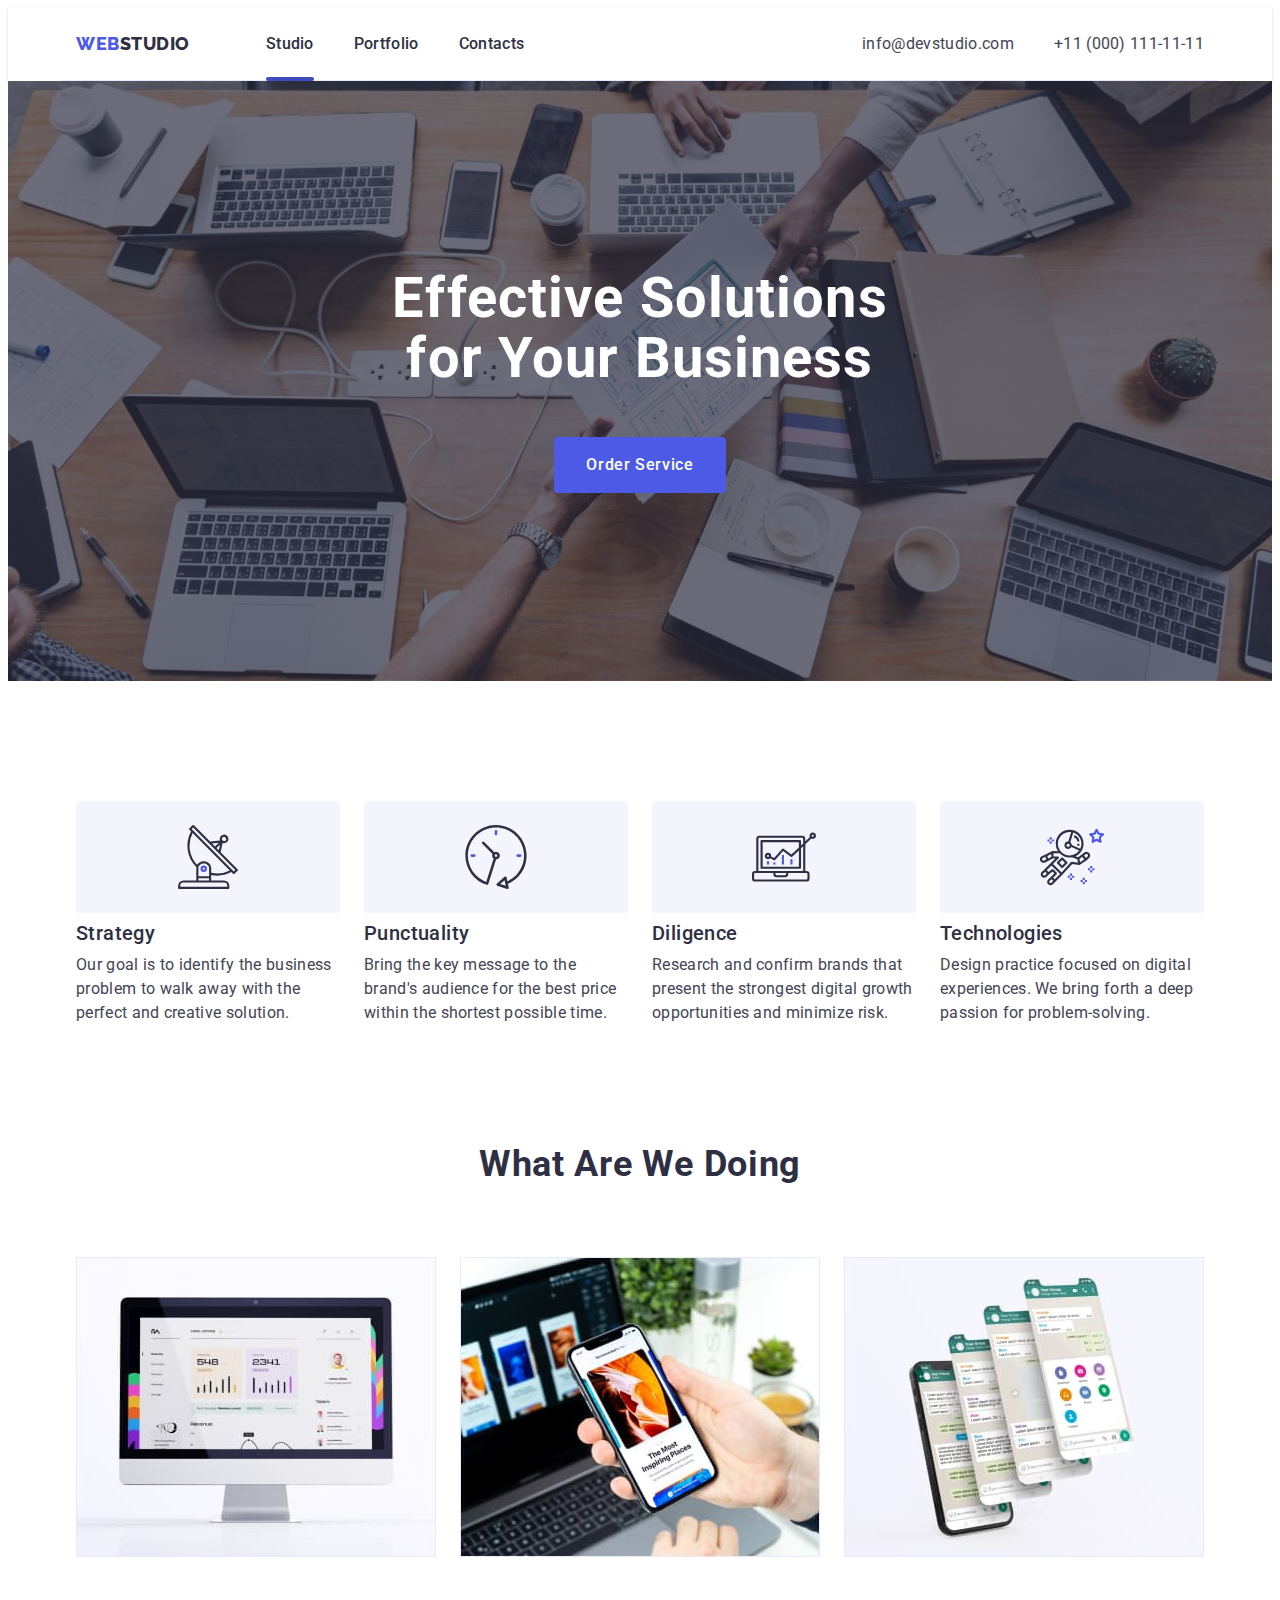
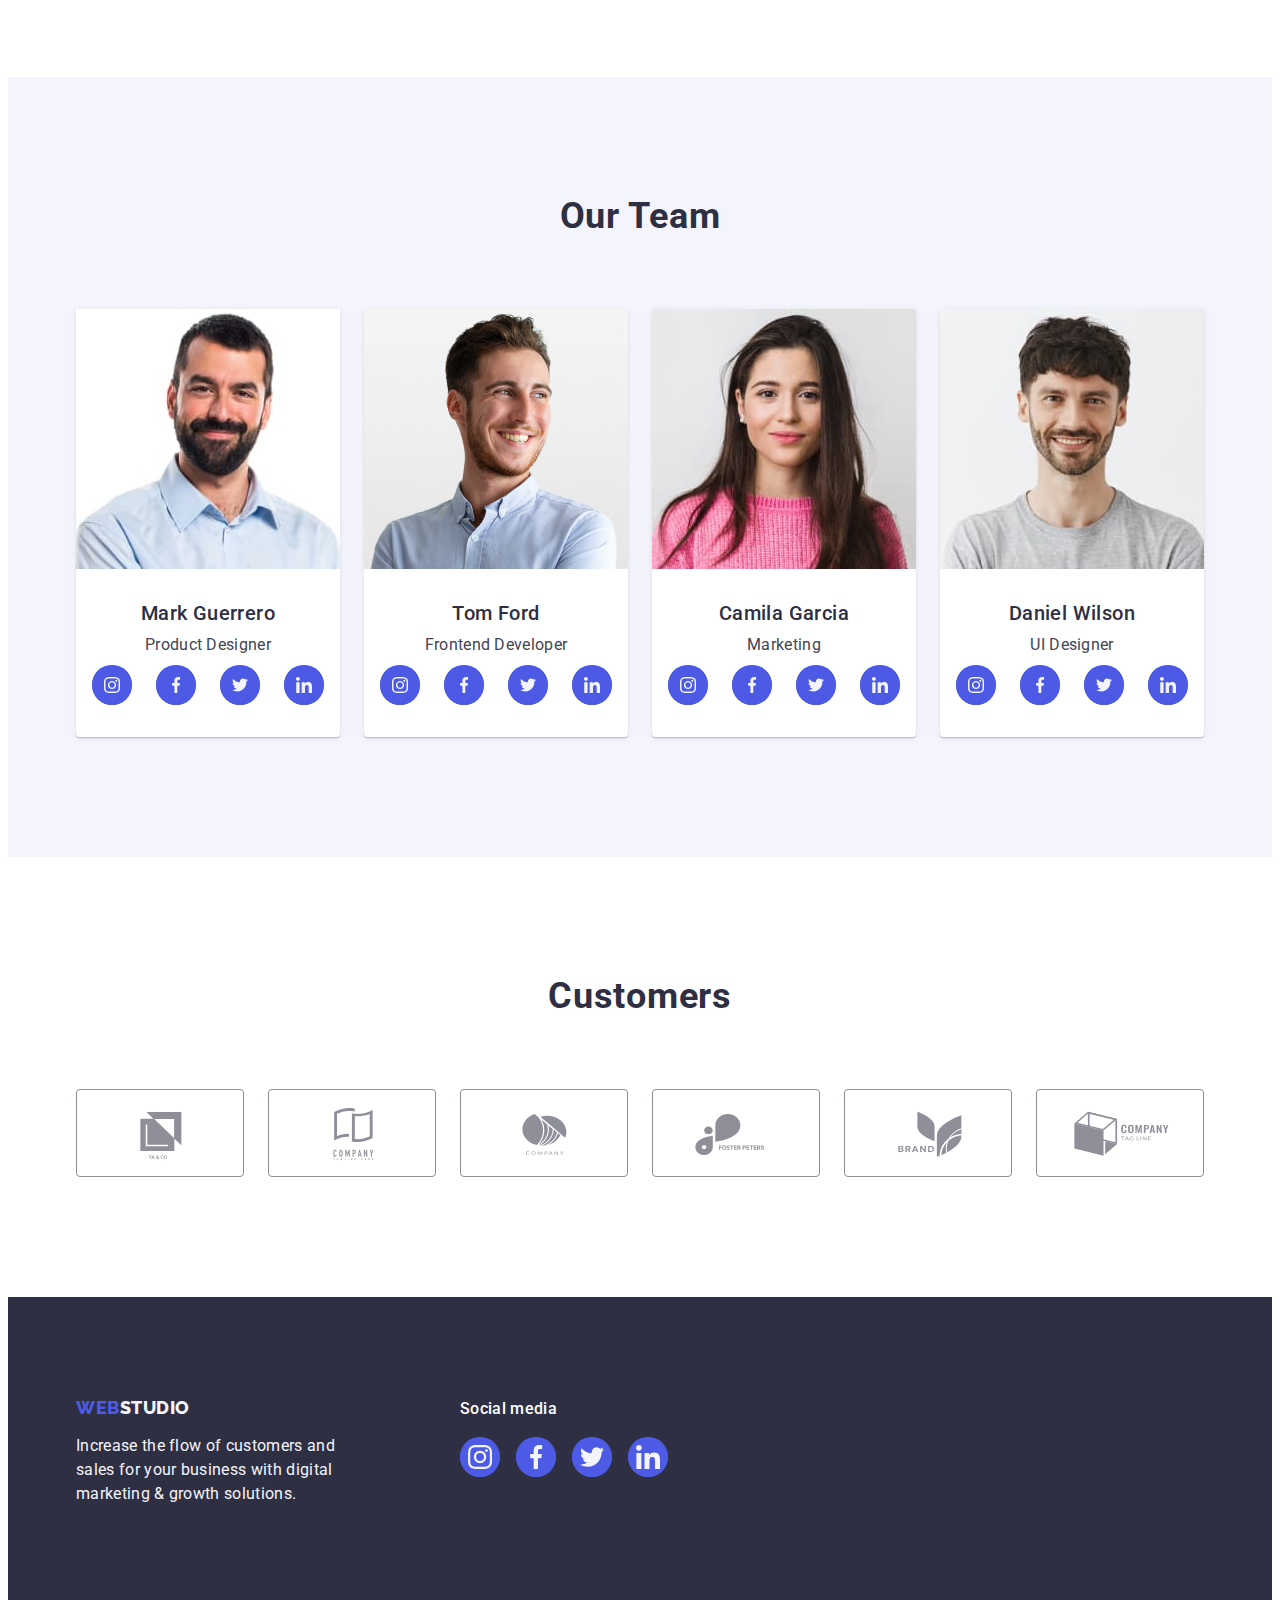
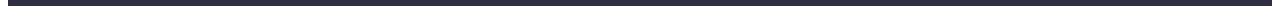
<file: index.html>
<!DOCTYPE html>
<html lang="en">
  <head>
    <meta charset="UTF-8" />
    <meta name="viewport" content="width=device-width, initial-scale=1.0" />
    <link
      rel="stylesheet"
      href="https://cdnjs.cloudflare.com/ajax/libs/modern-normalize/2.0.0/modern-normalize.min.css"
      integrity="sha512-4xo8blKMVCiXpTaLzQSLSw3KFOVPWhm/TRtuPVc4WG6kUgjH6J03IBuG7JZPkcWMxJ5huwaBpOpnwYElP/m6wg=="
      crossorigin="anonymous"
      referrerpolicy="no-referrer"
    />
    <link rel="stylesheet" href="./css/styles.css" />
    <link rel="preconnect" href="https://fonts.googleapis.com" />
    <link rel="preconnect" href="https://fonts.gstatic.com" crossorigin />
    <link
      href="https://fonts.googleapis.com/css2?family=Raleway:wght@800&family=Roboto:wght@400;500;700;900&display=swap"
      rel="stylesheet"
    />
    <title>Студія</title>
  </head>
  <body>
    <header class="header">
      <div class="container header-container">
        <nav class="header-navigation">
          <a class="header-logo link" href="./index.html"
            >Web<span class="header-logo-color">Studio</span></a
          >
          <ul class="header-menu-list list">
            <li class="header-menu-item">
              <a class="header-menu-link current link" href="./index.html"
                >Studio</a
              >
            </li>
            <li class="header-menu-item">
              <a class="header-menu-link link" href="./portfolio.html"
                >Portfolio</a
              >
            </li>
            <li class="header-menu-item">
              <a class="header-menu-link link" href="">Contacts</a>
            </li>
          </ul>
        </nav>
        <address class="header-address">
          <ul class="header-address-link list">
            <li class="header-address-menu">
              <a
                class="link header-address-link"
                href="mailto:info@devstudio.com"
                >info@devstudio.com</a
              >
            </li>
            <li class="header-address-menu">
              <a class="link header-address-link" href="tel:+110001111111"
                >+11 (000) 111-11-11</a
              >
            </li>
          </ul>
        </address>
      </div>
    </header>
    <main>
      <section class="business">
        <div class="container">
          <h1 class="business-title">
            Effective Solutions <br />
            for Your Business
          </h1>
          <button type="button" class="business-btn" data-modal-open>
            Order Service
          </button>
        </div>
      </section>
      <section class="skills">
        <div class="container">
          <h2 class="visually-hidden">Skills</h2>
          <ul class="skills-menu list">
            <li class="skills-menu-item">
              <div class="skills-menu-fon">
                <svg class="social-icon" width="64" height="64">
                  <use href="./images/icons.svg#icon-antenna-1"></use>
                </svg>
              </div>
              <h3 class="skills-subtitle">Strategy</h3>
              <p class="skills-item-text">
                Our goal is to identify the business problem to walk away with
                the perfect and creative solution.
              </p>
            </li>
            <li class="skills-menu-item">
              <div class="skills-menu-fon">
                <svg class="social-icon" width="64" height="64">
                  <use href="./images/icons.svg#icon-clock-1"></use>
                </svg>
              </div>
              <h3 class="skills-subtitle">Punctuality</h3>
              <p class="skills-item-text">
                Bring the key message to the brand's audience for the best price
                within the shortest possible time.
              </p>
            </li>
            <li class="skills-menu-item">
              <div class="skills-menu-fon">
                <svg class="social-icon" width="64" height="64">
                  <use href="./images/icons.svg#icon-diagram-1"></use>
                </svg>
              </div>
              <h3 class="skills-subtitle">Diligence</h3>
              <p class="skills-item-text">
                Research and confirm brands that present the strongest digital
                growth opportunities and minimize risk.
              </p>
            </li>
            <li class="skills-menu-item">
              <div class="skills-menu-fon">
                <svg class="social-icon" width="64" height="64">
                  <use href="./images/icons.svg#icon-astronaut-1"></use>
                </svg>
              </div>
              <h3 class="skills-subtitle">Technologies</h3>
              <p class="skills-item-text">
                Design practice focused on digital experiences. We bring forth a
                deep passion for problem-solving.
              </p>
            </li>
          </ul>
        </div>
      </section>
      <section class="development">
        <div class="container">
          <h2 class="development-title">What are we doing</h2>
          <ul class="development-menu-list list">
            <li class="development-menu-item">
              <img
                src="./images/desplay.jpg"
                alt="monitor comp"
                width="360"
                height="300"
              />
            </li>
            <li class="development-menu-item">
              <img
                src="./images/comp-android.jpg"
                alt="monitor compa and android"
                width="360"
                height="300"
              />
            </li>
            <li class="development-menu-item">
              <img
                src="./images/desplay-android.jpg"
                alt="many android despley"
                width="360"
                height="300"
              />
            </li>
          </ul>
        </div>
      </section>
      <section class="team">
        <div class="container">
          <h2 class="team-title">Our Team</h2>
          <ul class="team-list list">
            <li class="team-list-menu link">
              <img
                class="team-img link list"
                src="./images/mark-guerrero.jpg"
                alt="Mark Guerrero"
                width="264"
                height="260"
              />
              <div class="team-working">
                <h3 class="team-name">Mark Guerrero</h3>
                <p class="team-profession">Product Designer</p>
                <ul class="team-menu-fon-list">
                  <li class="team-menu-fon">
                    <a class="team-link" href="">
                      <svg class="team-icon" width="16" height="16">
                        <use
                          href="./images/icons.svg#icon-instagram-2"
                        ></use></svg
                    ></a>
                  </li>
                  <li class="team-menu-fon">
                    <a class="team-link" href="">
                      <svg class="team-icon" width="16" height="16">
                        <use
                          href="./images/icons.svg#icon-facebook-1"
                        ></use></svg
                    ></a>
                  </li>
                  <li class="team-menu-fon">
                    <a class="team-link" href="">
                      <svg class="team-icon" width="16" height="16">
                        <use
                          href="./images/icons.svg#icon-twitter-1"
                        ></use></svg
                    ></a>
                  </li>
                  <li class="team-menu-fon">
                    <a class="team-link" href="">
                      <svg class="team-icon" width="16" height="16">
                        <use
                          href="./images/icons.svg#icon-linkedin-1"
                        ></use></svg
                    ></a>
                  </li>
                </ul>
              </div>
            </li>
            <li class="team-list-menu link">
              <img
                class="team-img"
                src="./images/tom-ford.jpg"
                alt="Tom Ford"
                width="264"
                height="260"
              />
              <div class="team-working">
                <h3 class="team-name">Tom Ford</h3>
                <p class="team-profession">Frontend Developer</p>
                <ul class="team-menu-fon-list">
                  <li class="team-menu-fon">
                    <a class="team-link" href="">
                      <svg class="team-icon" width="16" height="16">
                        <use
                          href="./images/icons.svg#icon-instagram-2"
                        ></use></svg
                    ></a>
                  </li>
                  <li class="team-menu-fon">
                    <a class="team-link" href="">
                      <svg class="team-icon" width="16" height="16">
                        <use
                          href="./images/icons.svg#icon-facebook-1"
                        ></use></svg
                    ></a>
                  </li>
                  <li class="team-menu-fon">
                    <a class="team-link" href="">
                      <svg class="team-icon" width="16" height="16">
                        <use
                          href="./images/icons.svg#icon-twitter-1"
                        ></use></svg
                    ></a>
                  </li>
                  <li class="team-menu-fon">
                    <a class="team-link" href="">
                      <svg class="team-icon" width="16" height="16">
                        <use
                          href="./images/icons.svg#icon-linkedin-1"
                        ></use></svg
                    ></a>
                  </li>
                </ul>
              </div>
            </li>
            <li class="team-list-menu link">
              <img
                class="team-img"
                src="./images/camila-garcia.jpg"
                alt="Camila Garcia"
                width="264"
                height="260"
              />
              <div class="team-working">
                <h3 class="team-name">Camila Garcia</h3>
                <p class="team-profession">Marketing</p>
                <ul class="team-menu-fon-list">
                  <li class="team-menu-fon">
                    <a class="team-link" href="">
                      <svg class="team-icon" width="16" height="16">
                        <use
                          href="./images/icons.svg#icon-instagram-2"
                        ></use></svg
                    ></a>
                  </li>
                  <li class="team-menu-fon">
                    <a class="team-link" href="">
                      <svg class="team-icon" width="16" height="16">
                        <use
                          href="./images/icons.svg#icon-facebook-1"
                        ></use></svg
                    ></a>
                  </li>
                  <li class="team-menu-fon">
                    <a class="team-link" href="">
                      <svg class="team-icon" width="16" height="16">
                        <use
                          href="./images/icons.svg#icon-twitter-1"
                        ></use></svg
                    ></a>
                  </li>
                  <li class="team-menu-fon">
                    <a class="team-link" href="">
                      <svg class="team-icon" width="16" height="16">
                        <use
                          href="./images/icons.svg#icon-linkedin-1"
                        ></use></svg
                    ></a>
                  </li>
                </ul>
              </div>
            </li>
            <li class="team-list-menu link">
              <img
                class="team-img"
                src="./images/daniel-wilson.jpg"
                alt="Daniel Wilson"
                width="264"
                height="260"
              />
              <div class="team-working">
                <h3 class="team-name">Daniel Wilson</h3>
                <p class="team-profession">UI Designer</p>
                <ul class="team-menu-fon-list">
                  <li class="team-menu-fon">
                    <a class="team-link" href="">
                      <svg class="team-icon" width="16" height="16">
                        <use
                          href="./images/icons.svg#icon-instagram-2"
                        ></use></svg
                    ></a>
                  </li>
                  <li class="team-menu-fon">
                    <a class="team-link" href="">
                      <svg class="team-icon" width="16" height="16">
                        <use
                          href="./images/icons.svg#icon-facebook-1"
                        ></use></svg
                    ></a>
                  </li>
                  <li class="team-menu-fon">
                    <a class="team-link" href="">
                      <svg class="team-icon" width="16" height="16">
                        <use
                          href="./images/icons.svg#icon-twitter-1"
                        ></use></svg
                    ></a>
                  </li>
                  <li class="team-menu-fon">
                    <a class="team-link" href="">
                      <svg class="team-icon" width="16" height="16">
                        <use
                          href="./images/icons.svg#icon-linkedin-1"
                        ></use></svg
                    ></a>
                  </li>
                </ul>
              </div>
            </li>
          </ul>
        </div>
      </section>
      <section class="customers">
        <div class="container">
          <h2 class="customers-title">Customers</h2>
          <ul class="customers-menu list">
            <li class="customers-menu-item">
              <a class="customers-link" href="">
                <svg class="customers-icon" width="104" height="56">
                  <use href="./images/icons.svg#icon-Client-1"></use></svg
              ></a>
            </li>
            <li class="customers-menu-item">
              <a class="customers-link" href="">
                <svg class="customers-icon" width="104" height="56">
                  <use href="./images/icons.svg#icon-Client-2"></use></svg
              ></a>
            </li>
            <li class="customers-menu-item">
              <a class="customers-link" href="">
                <svg class="customers-icon" width="104" height="56">
                  <use href="./images/icons.svg#icon-Client-3"></use></svg
              ></a>
            </li>
            <li class="customers-menu-item">
              <a class="customers-link" href="">
                <svg class="customers-icon" width="104" height="56">
                  <use href="./images/icons.svg#icon-Client-4"></use></svg
              ></a>
            </li>
            <li class="customers-menu-item">
              <a class="customers-link" href="">
                <svg class="customers-icon" width="104" height="56">
                  <use href="./images/icons.svg#icon-Client-5"></use></svg
              ></a>
            </li>
            <li class="customers-menu-item">
              <a class="customers-link" href="">
                <svg class="customers-icon" width="104" height="56">
                  <use href="./images/icons.svg#icon-Client-6"></use></svg
              ></a>
            </li>
          </ul>
        </div>
      </section>
    </main>
    <footer class="footer">
      <div class="container">
      <div class="footer-container">
        <div class="footer-left">
          <a class="footer-logo link" href="./index.html"
            >Web<span class="footer-logo-color">Studio</span></a
          >
          <p class="footer-text">
            Increase the flow of customers and sales for your business with
            digital marketing & growth solutions.
          </p>
        </div>
        <div class="footer-social-menu">
          <p class="footer-title">Social media</p>
          <ul class="footer-menu-list">
            <li class="footer-menu-fon">
              <a class="footer-menu-link" href="">
                <svg class="footer-icon" width="24" height="24">
                  <use href="./images/icons.svg#icon-instagram-2"></use></svg
              ></a>
            </li>
            <li class="footer-menu-fon">
              <a class="footer-menu-link" href="">
                <svg class="footer-icon" width="24" height="24">
                  <use href="./images/icons.svg#icon-facebook-1"></use></svg
              ></a>
            </li>
            <li class="footer-menu-fon">
              <a class="footer-menu-link" href=""
                ><svg class="footer-icon" width="24" height="24">
                  <use href="./images/icons.svg#icon-twitter-1"></use></svg
              ></a>
            </li>
            <li class="footer-menu-fon">
              <a class="footer-menu-link" href="">
                <svg class="footer-icon" width="24" height="24">
                  <use href="./images/icons.svg#icon-linkedin-1"></use></svg
              ></a>
            </li>
          </ul>
        </div>
      </div>
    </div>
    </footer>
    <div class="backdrop is-hidden" data-modal>
      <div class="modal">
        <button class="modal-close-btn" type="button" data-modal-close>
          <svg class="modal-icon" width="8" height="8">
            <use href="./images/icons.svg#icon-close"></use>
          </svg>
        </button>
      </div>
    </div>
    <script src="./js/modal.js"></script>
  </body>
</html>
</file>
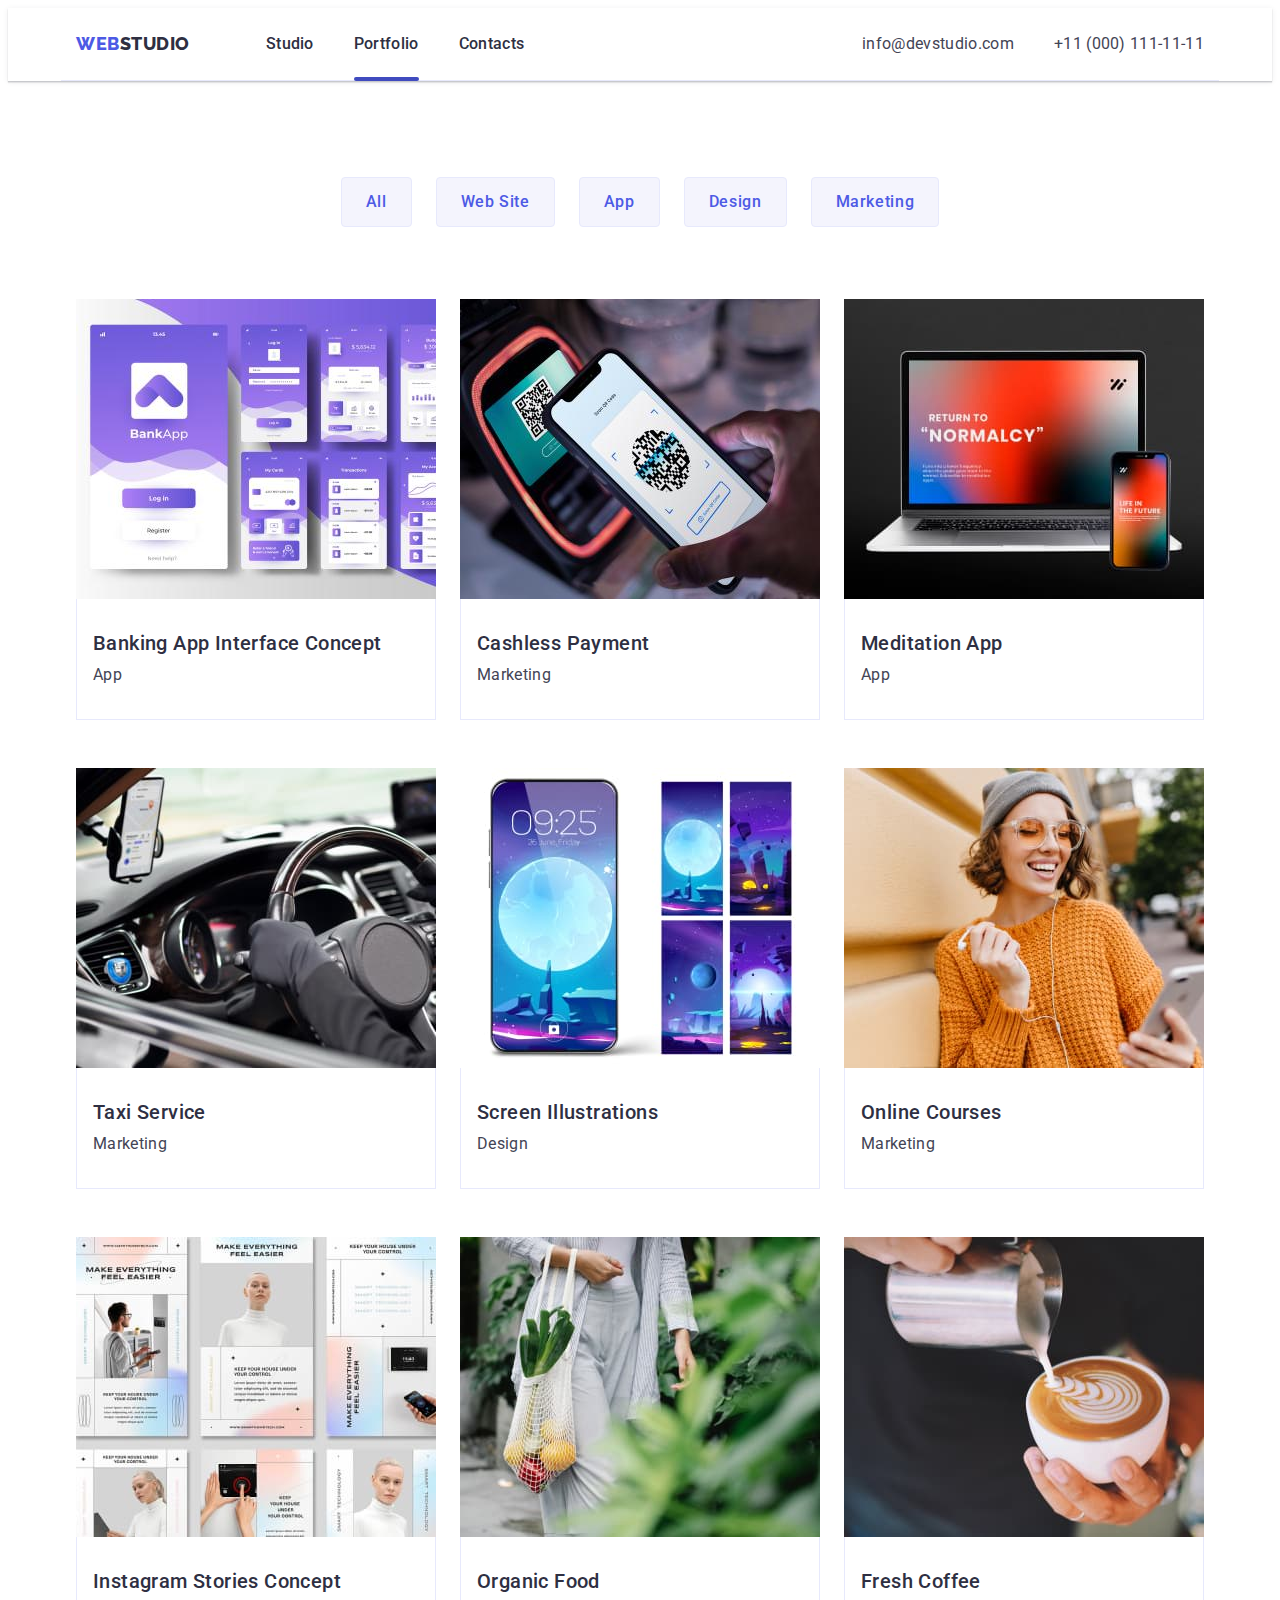
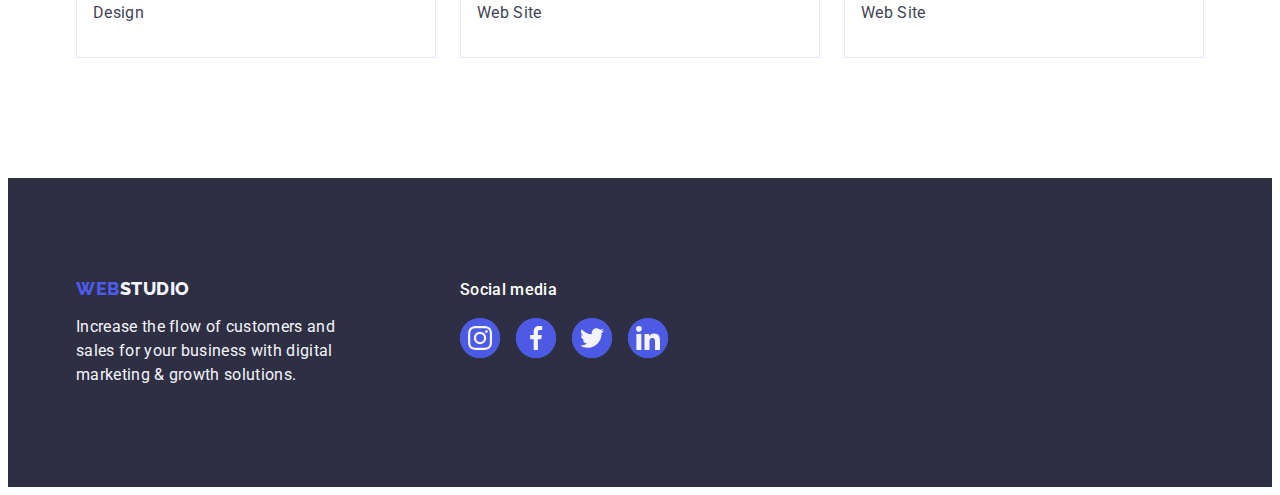
<file: portfolio.html>
<!DOCTYPE html>
<html lang="en">
  <head>
    <meta charset="UTF-8" />
    <meta name="viewport" content="width=device-width, initial-scale=1.0" />
    <link
      rel="stylesheet"
      href="https://cdnjs.cloudflare.com/ajax/libs/modern-normalize/2.0.0/modern-normalize.min.css"
      integrity="sha512-4xo8blKMVCiXpTaLzQSLSw3KFOVPWhm/TRtuPVc4WG6kUgjH6J03IBuG7JZPkcWMxJ5huwaBpOpnwYElP/m6wg=="
      crossorigin="anonymous"
      referrerpolicy="no-referrer"
    />
    <link rel="stylesheet" href="./css/styles.css" />
    <link rel="preconnect" href="https://fonts.googleapis.com" />
    <link rel="preconnect" href="https://fonts.gstatic.com" crossorigin />
    <link
      href="https://fonts.googleapis.com/css2?family=Raleway:wght@800&family=Roboto:wght@400;500;700;900&display=swap"
      rel="stylesheet"
    />
    <title>Портфоліо</title>
  </head>
  <body>
    <header class="header">
      <div class="container header-container">
        <nav class="header-navigation">
          <a class="header-logo link" href="./index.html"
            >Web<span class="header-logo-color">Studio</span></a
          >
          <ul class="header-menu-list list">
            <li class="header-menu-item">
              <a class="header-menu-link link" href="./index.html">Studio</a>
            </li>
            <li class="header-menu-item">
              <a class="header-menu-link current link" href="./portfolio.html"
                >Portfolio</a
              >
            </li>
            <li class="header-menu-item">
              <a class="header-menu-link link" href="">Contacts</a>
            </li>
          </ul>
        </nav>
        <address class="header-address">
          <ul class="header-address-link list">
            <li class="header-address-menu">
              <a
                class="link header-address-link"
                href="mailto:info@devstudio.com"
                >info@devstudio.com</a
              >
            </li>
            <li class="header-address-menu">
              <a class="link header-address-link" href="tel:+110001111111"
                >+11 (000) 111-11-11</a
              >
            </li>
          </ul>
        </address>
      </div>
    </header>
    <main>
      <section class="portfolio">
        <div class="container">
          <h1 class="visually-hidden">Porfolio</h1>
          <ul class="portfolio-filtr-list link list">
            <li><button type="button" class="portfolio-btn">All</button></li>
            <li>
              <button type="button" class="portfolio-btn">Web Site</button>
            </li>
            <li><button type="button" class="portfolio-btn">App</button></li>
            <li>
              <button type="button" class="portfolio-btn">Design</button>
            </li>
            <li>
              <button type="button" class="portfolio-btn">Marketing</button>
            </li>
          </ul>
          <ul class="portfolio-projects-list list">
            <li class="portfolio-item">
              <a class="portfolio-link link" href=""
                ><div class="portfolio-cover-wrap">
                  <img
                    class="portfolio-img"
                    src="./images/portfolio1.jpg"
                    alt="banking application interface"
                    width="360"
                    height="300"
                  />

                  <p class="porfolio-cover-text">
                    14 Stylish and User-Friendly App Design Concepts · Task
                    Manager App · Calorie Tracker App · Exotic Fruit Ecommerce
                    App · Cloud Storage App
                  </p>
                </div>
                <div class="portfolio-card">
                  <h2 class="portfolio-subtitle">
                    Banking App Interface Concept
                  </h2>
                  <p class="portfolio-text">App</p>
                </div></a
              >
            </li>
            <li class="portfolio-item">
              <a class="portfolio-link link" href="">
                <div class="portfolio-cover-wrap">
                  <img
                    class="portfolio-img"
                    src="./images/portfolio2.jpg"
                    alt="scanning qr code from phone to phone"
                    width="360"
                    height="300"
                  />
                  <p class="porfolio-cover-text">
                    14 Stylish and User-Friendly App Design Concepts · Task
                    Manager App · Calorie Tracker App · Exotic Fruit Ecommerce
                    App · Cloud Storage App
                  </p>
                </div>
                <div class="portfolio-card">
                  <h2 class="portfolio-subtitle">Cashless Payment</h2>
                  <p class="portfolio-text">Marketing</p>
                </div></a
              >
            </li>
            <li class="portfolio-item">
              <a class="portfolio-link link" href=""
                ><div class="portfolio-cover-wrap">
                  <img
                    class="portfolio-img"
                    src="./images/portfolio3.jpg"
                    alt="laptop and phone screen with meditation program"
                    width="360"
                    height="300"
                  />
                  <p class="porfolio-cover-text">
                    14 Stylish and User-Friendly App Design Concepts · Task
                    Manager App · Calorie Tracker App · Exotic Fruit Ecommerce
                    App · Cloud Storage App
                  </p>
                </div>
                <div class="portfolio-card">
                  <h2 class="portfolio-subtitle">Meditation App</h2>
                  <p class="portfolio-text">App</p>
                </div></a
              >
            </li>
            <li class="portfolio-item">
              <a class="portfolio-link link" href=""
                ><div class="portfolio-cover-wrap">
                  <img
                    class="portfolio-img"
                    src="./images/portfolio4.jpg"
                    alt="mobile phone attached to the windshield of a car"
                    width="360"
                    height="300"
                  />
                  <p class="porfolio-cover-text">
                    14 Stylish and User-Friendly App Design Concepts · Task
                    Manager App · Calorie Tracker App · Exotic Fruit Ecommerce
                    App · Cloud Storage App
                  </p>
                </div>
                <div class="portfolio-card">
                  <h2 class="portfolio-subtitle">Taxi Service</h2>
                  <p class="portfolio-text">Marketing</p>
                </div></a
              >
            </li>
            <li class="portfolio-item">
              <a class="portfolio-link link" href=""
                ><div class="portfolio-cover-wrap">
                  <img
                    class="portfolio-img"
                    src="./images/portfolio5.jpg"
                    alt="5 screensavers of the same theme for the mobile phone screen"
                    width="360"
                    height="300"
                  />
                  <p class="porfolio-cover-text">
                    14 Stylish and User-Friendly App Design Concepts · Task
                    Manager App · Calorie Tracker App · Exotic Fruit Ecommerce
                    App · Cloud Storage App
                  </p>
                </div>
                <div class="portfolio-card">
                  <h2 class="portfolio-subtitle">Screen Illustrations</h2>
                  <p class="portfolio-text">Design</p>
                </div></a
              >
            </li>
            <li class="portfolio-item">
              <a class="portfolio-link link" href=""
                ><div class="portfolio-cover-wrap">
                  <img
                    class="portfolio-img"
                    src="./images/portfolio6.jpg"
                    alt="cheerful girl in a yellow knitted sweater, glasses, hat and headphones"
                    width="360"
                    height="300"
                  />
                  <p class="porfolio-cover-text">
                    14 Stylish and User-Friendly App Design Concepts · Task
                    Manager App · Calorie Tracker App · Exotic Fruit Ecommerce
                    App · Cloud Storage App
                  </p>
                </div>
                <div class="portfolio-card">
                  <h2 class="portfolio-subtitle">Online Courses</h2>
                  <p class="portfolio-text">Marketing</p>
                </div></a
              >
            </li>
            <li class="portfolio-item">
              <a class="portfolio-link link" href=""
                ><div class="portfolio-cover-wrap">
                  <img
                    class="portfolio-img"
                    src="./images/portfolio7.jpg"
                    alt="interface concept for instagram stories"
                    width="360"
                    height="300"
                  />
                  <p class="porfolio-cover-text">
                    14 Stylish and User-Friendly App Design Concepts · Task
                    Manager App · Calorie Tracker App · Exotic Fruit Ecommerce
                    App · Cloud Storage App
                  </p>
                </div>
                <div class="portfolio-card">
                  <h2 class="portfolio-subtitle">Instagram Stories Concept</h2>
                  <p class="portfolio-text">Design</p>
                </div></a
              >
            </li>
            <li class="portfolio-item">
              <a class="portfolio-link link" href=""
                ><div class="portfolio-cover-wrap">
                  <img
                    class="portfolio-img"
                    src="./images/portfolio8.jpg"
                    alt="a woman in light clothes carries a net with organic fruits"
                    width="360"
                    height="300"
                  />
                  <p class="porfolio-cover-text">
                    14 Stylish and User-Friendly App Design Concepts · Task
                    Manager App · Calorie Tracker App · Exotic Fruit Ecommerce
                    App · Cloud Storage App
                  </p>
                </div>
                <div class="portfolio-card">
                  <h2 class="portfolio-subtitle">Organic Food</h2>
                  <p class="portfolio-text">Web Site</p>
                </div></a
              >
            </li>
            <li class="portfolio-item">
              <a class="portfolio-link link" href=""
                ><div class="portfolio-cover-wrap">
                  <img
                    class="portfolio-img"
                    src="./images/portfolio9.jpg"
                    alt="man adding milk to coffee"
                    width="360"
                    height="300"
                  />
                  <p class="porfolio-cover-text">
                    14 Stylish and User-Friendly App Design Concepts · Task
                    Manager App · Calorie Tracker App · Exotic Fruit Ecommerce
                    App · Cloud Storage App
                  </p>
                </div>
                <div class="portfolio-card">
                  <h2 class="portfolio-subtitle">Fresh Coffee</h2>
                  <p class="portfolio-text">Web Site</p>
                </div></a
              >
            </li>
          </ul>
        </div>
      </section>
    </main>
    <footer class="footer">
      <div class="container">
      <div class="footer-container">
        <div class="footer-left">
          <a class="footer-logo link" href="./index.html"
            >Web<span class="footer-logo-color">Studio</span></a
          >
          <p class="footer-text">
            Increase the flow of customers and sales for your business with
            digital marketing & growth solutions.
          </p>
        </div>
        <div class="footer-social-menu">
          <p class="footer-title">Social media</p>
          <ul class="footer-menu-list">
            <li class="footer-menu-fon">
              <a class="footer-menu-link" href="">
                <svg class="footer-icon" width="24" height="24">
                  <use href="./images/icons.svg#icon-instagram-2"></use></svg
              ></a>
            </li>
            <li class="footer-menu-fon">
              <a class="footer-menu-link" href="">
                <svg class="footer-icon" width="24" height="24">
                  <use href="./images/icons.svg#icon-facebook-1"></use></svg
              ></a>
            </li>
            <li class="footer-menu-fon">
              <a class="footer-menu-link" href=""
                ><svg class="footer-icon" width="24" height="24">
                  <use href="./images/icons.svg#icon-twitter-1"></use></svg
              ></a>
            </li>
            <li class="footer-menu-fon">
              <a class="footer-menu-link" href="">
                <svg class="footer-icon" width="24" height="24">
                  <use href="./images/icons.svg#icon-linkedin-1"></use></svg
              ></a>
            </li>
          </ul>
        </div>
      </div>
    </div>
    </footer>

  </body>
</html>
</file>
<file: css/styles.css>
* {
  box-sizing: border-box;
}
:root {
  --font-family: "Roboto", sans-serif;
  --font-family: "Raleway", sans-serif;
  --iris: #4d5ae5;
  --ocean: #404bbf;
  --navy-blue: #2e2f42;
  --green: #31d0aa;
  --slate: #434455;
  --light-slate: #8e8f99;
  --corn-flower: #e7e9fc;
  --cloud: #f4f4fd;
  --navy-blue-modal: #2e2f42;
  --grey: #2e2f42;
  --white: #ffffff;
  --dairy: #fcfcfc;
  --cornflower: #e7e9fc;
}
body {
  font-family: "Roboto", sans-serif;
  color: #434455;
  background-color: #ffffff;
}
address {
  font-style: normal;
}

img {
  display: block;
  max-width: 100%;
  height: auto;
}

p,
h1,
h2,
h3,
h4,
h5,
h6 {
  margin-top: 0;
  margin-bottom: 0;
}

ul,
ol {
  padding-left: 0;
  margin-top: 0;
  margin-bottom: 0;
}

.container {
  width: 100%;
  width: 1158px;
  padding-left: 15px;
  padding-right: 15px;
  margin: 0 auto;
}

.visually-hidden {
  position: absolute;
  width: 1px;
  height: 1px;
  margin: -1px;
  border: 0;
  padding: 0;
  white-space: nowrap;
  clip-path: inset(100%);
  clip: rect(0 0 0 0);
  overflow: hidden;
}

.link {
  text-decoration: none;
}

.list {
  list-style-type: none;
}

/*----------------HEADER-------------*/

.header {
  box-shadow: 0px 2px 1px rgba(46, 47, 66, 0.08),
    0px 1px 1px rgba(46, 47, 66, 0.16), 0px 1px 6px rgba(46, 47, 66, 0.08);
}

.header-container {
  display: flex;
  align-items: center;
  width: 100%;
  max-width: 1158px;
  margin: 0 auto;
  border-bottom: 1px solid var(--cornflower, #e7e9fc);
}

.header-navigation {
  align-items: center;
  display: flex;
}

.header-logo {
  color: var(--iris, #4d5ae5);
  font-family: Raleway, sans-serif;
  font-size: 18px;
  font-weight: 800;
  line-height: 1.17;
  letter-spacing: 0.03em;
  text-transform: uppercase;
  display: flex;
  align-items: center;
  margin-right: 76px;
}
.header-logo-color {
  color: var(--navyblue, #2e2f42);
  text-align: center;
}

.header-menu-list {
  text-align: center;
  display: flex;
  gap: 40px;
}

.header-menu-item {
  text-align: center;
}
.header-address-menu {
  transition: color 250ms cubic-bezier(0.4, 0, 0.2, 1);
}

.header-menu-link {
  
  font-size: 16px;
  font-weight: 500;
  line-height: 1.5;
  letter-spacing: 0.02em;
  text-align: center;
  display: flex;
  padding: 24px 0;color: var(--navyblue, #2E2F42);
  position: relative;
  transition: color 250ms cubic-bezier(0.4, 0, 0.2, 1);
}
.header-menu-link:hover,
.header-menu-link:focus {
  color: var(--ocean, #404bbf);
  text-decoration: underline;
  text-decoration: none;
}
.header-address {
  font-style: normal;
  text-align: center;
  display: flex;
  margin-left: auto;
}
.header-menu-link :active .current {
}

.current::after {
  width: 100%;
  height: 4px;
  flex-shrink: 0;
  border-radius: 2px;
  position: absolute;
  left: 0;
  bottom: -1px;
  background-color: #404bbf;
  content: "";
}

.header-address-link {
  color: var(--slate, #434455);
  font-size: 16px;
  line-height: 1.5;
  letter-spacing: 0.02em;
  font-style: normal;
  margin: 0;
  padding-left: 0;
  text-align: center;
  display: flex;
  gap: 40px;
  transition: color 250ms cubic-bezier(0.4, 0, 0.2, 1);
}

.header-address-link:hover,
.header-address-link:focus {
  color: var(--ocean, #404bbf);
  text-decoration: none;
}
/*----------------BUSINESS-------------*/

.business {
  background-color: #2e2f42;
  background-image: linear-gradient(
      rgba(46, 47, 66, 0.7),
      rgba(46, 47, 66, 0.7)
    ),
    url(../images/people-office.jpg);
  background-repeat: no-repeat;
  background-position: center;
  background-size: cover;
  text-align: center;
  padding: 188px 0;
  display: block;
  margin: 0 auto;
  align-items: center;
  max-width: 1440px;
}
.business-title {
  color: var(--white, #ffffff);
  font-size: 56px;
  font-weight: 700;
  line-height: 1.07;
  letter-spacing: 0.02em;
  max-width: 496px;
  margin: 0 auto 48px;
}

.business-btn {
  color: var(--white, #ffffff);
  font-size: 16px;
  font-weight: 500;
  line-height: 1.5;
  letter-spacing: 0.04em;
  cursor: pointer;
  background: var(--iris, #4d5ae5);
  font-family: inherit;
  margin: 0 auto;
  border: none;
  border-radius: 4px;
  padding: 16px 32px;
  min-width: 169px;
  display: block;
  justify-items: center;
  transition: background-color 250ms cubic-bezier(0.4, 0, 0.2, 1);
}

.business-btn:hover,
.business-btn:focus {
  background: var(--ocean, #404bbf);
  font-family: "Roboto", sans-serif;
  text-decoration: none;
}

/*----------------SKILLS--------------*/

.skills {
  padding: 120px 0;
}

.skills-menu {
  display: flex;
  gap: 24px;
}
.skills-menu-fon {
  width: 264px;
  height: 112px;
  border-radius: 4px;
  background: var(--cloud, #f4f4fd);
  display: inline-block;
  display: flex;
  align-items: center;
  justify-content: center;
  margin-bottom: 8px;
}

.skills-menu-item {
  width: calc((100% - 72px) / 4);
}
.skills-subtitle {
  color: var(--navyblue, #2e2f42);
  font-size: 20px;
  font-weight: 500;
  line-height: 1.2;
  letter-spacing: 0.02em;
  margin-bottom: 8px;
}
.skills-item-text {
  font-size: 16px;
  line-height: 1.5;
  letter-spacing: 0.02em;
}

/*----------------DEVELOPMENT-------------*/
.development {
  padding-bottom: 120px;
}
.development-title {
  color: var(--navyblue, #2e2f42);
  font-size: 36px;
  font-weight: 700;
  line-height: 1.11;
  letter-spacing: 0.02em;
  text-transform: capitalize;
  display: block;
  margin: 0 auto 72px;
  text-align: center;
}

.development-menu-list {
  display: flex;
  gap: 24px;
}

.development-menu-item {
  width: calc((100% - 48px) / 3);
}

/*----------------TEAM----------------*/
.team {
  background-color: #f4f4fd;
  padding: 120px 0;
}

.team-title {
  color: var(--navyblue, #2e2f42);
  text-align: center;
  font-size: 36px;
  font-weight: 700;
  line-height: 1.11;
  letter-spacing: 0.02em;
  text-transform: capitalize;
  display: block;
  margin-bottom: 72px;
}

.team-list {
  display: flex;
  gap: 24px;
}
.team-list-menu {
  background-color: #ffffff;
  border-radius: 0px 0px 4px 4px;
  width: calc((100% - 3 * 24px) / 4);
  box-shadow: 0px 1px 6px rgba(46, 47, 66, 0.08),
    0px 1px 1px rgba(46, 47, 66, 0.16), 0px 2px 1px rgba(46, 47, 66, 0.08);
}
.team-img {
}
.team-working {
  padding: 32px 0;
}
.team-name {
  color: var(--navyblue, #2e2f42);
  text-align: center;
  font-size: 20px;
  font-weight: 500;
  line-height: 1.2;
  letter-spacing: 0.02em;
  margin-bottom: 8px;
}

.team-profession {
  color: var(--slate, #434455);
  text-align: center;
  font-size: 16px;
  line-height: 1.5;
  letter-spacing: 0.02em;
  margin: 0;
  margin-bottom: 8px;
}
.team-menu-fon-list {
  display: flex;
  justify-content: center;
  align-items: center;
  width: 232px;
  height: 40px;
  margin: 0 auto;
  flex-shrink: 0;
  gap: 24px;
}

.team-menu-fon {
  flex-shrink: 0;
  width: 40px;
  height: 40px;
  border-radius: 50px;
  display: inline-block;
  display: flex;
  align-items: center;
  justify-content: center;
  background-color: #4d5ae5;
}

.team-link {
  width: 100%;
  height: 100%;
  background-color: var(--iris, #4d5ae5);
  border-radius: 50%;
  display: flex;
  align-items: center;
  justify-content: center;
  transition: background-color 250ms cubic-bezier(0.4, 0, 0.2, 1);
}
.team-menu-fon :hover {
  background-color: var(--ocean, #404bbf);
}
.team-menu-fon :focus {
  background-color: #404bbf;
}
.team-icon {
  fill: #f4f4fd;
}

/*------------------CUSTOMER-----------------*/
.customers {
  padding: 120px 0;
}
.customers-title {
  color: var(--navyblue, #2e2f42);
  text-align: center;
  font-size: 36px;
  font-weight: 700;
  line-height: 1.11;
  letter-spacing: 0.02em;
  text-transform: capitalize;
  display: block;
  margin-bottom: 72px;
}

.customers-menu {
  display: flex;
  gap: 24px;
}

.customers-link {
  width: 100%;
  height: 100%;
  border: 1px solid #8e8f99;
  border-radius: 4px;
  display: flex;
  align-items: center;
  justify-content: center;
  color: var(--light-slate, #8e8f99);
  transition: border-color 250ms cubic-bezier(0.4, 0, 0.2, 1),
    color 250ms cubic-bezier(0.4, 0, 0.2, 1);
}
.customers-link :hover {
  color: #404bbf;
}
.customers-link :focus {
  color: #404bbf;
}

.customers-menu-item {
  width: calc((100% - 5 * 24px) / 6);
  height: 88px;
  transition: transform 250ms linear;
  transition: cubic-bezier(0.4, 0, 0.2, 1);
}
.customers-menu-item :hover {
  color: #404bbf;
  border-color: #404bbf;
}
.customers-menu-item :focus {
  color: #404bbf;
  border-color: #404bbf;
}
.customers-icon {
  fill: currentColor;
  transition: transform 250ms linear;
  transition: cubic-bezier(0.4, 0, 0.2, 1);
}
.customers-icon :hover,
.customers-icon :focus {
  fill: currentColor;
  border: none;
}

/*------------------PORTFOLIO-----------------*/
.portfolio {
  padding-top: 96px;
  padding-bottom: 120px;
}

.portfolio-filtr-list {
  width: 1158px;
  width: calc(100% - (24px * 4) / 5);
  padding-right: 15px;
  padding-left: 15px;
  margin: 0 auto;
  display: flex;
  justify-content: center;
  gap: 24px;
  margin-bottom: 72px;
}

.portfolio-btn {
  font-family: inherit;
  color: #4d5ae5;
  background: var(--cloud, #f4f4fd);
  text-align: center;
  font-size: 16px;
  font-weight: 500;
  line-height: 1.5;
  letter-spacing: 0.04em;
  cursor: pointer;
  padding: 12px 24px;
  border-radius: 4px;
  border: 1px solid var(--cornflower, #e7e9fc);
  margin: 0 auto;
  display: flex;
  justify-content: center;
  align-items: center;
  transition: color 250ms cubic-bezier(0.4, 0, 0.2, 1),
    background-color 250ms cubic-bezier(0.4, 0, 0.2, 1),
    border-color 250ms cubic-bezier(0.4, 0, 0.2, 1),
    box-shadow 250ms cubic-bezier(0.4, 0, 0.2, 1);
}
.portfolio-btn:hover,
.portfolio-btn:focus {
  background-color: var(--ocean, #404bbf);
  color: var(--white, #ffffff);
  text-decoration: none;
  border: 1px solid transparent;
  box-shadow: 0px 3px 1px rgba(0, 0, 0, 0.1), 0px 2px 1px rgba(0, 0, 0, 0.08),
    0px 2px 2px rgba(0, 0, 0, 0.12);
}

.portfolio-projects-list {
  margin: 0;
  padding-left: 0;
  display: flex;
  flex-wrap: wrap;
  column-gap: 24px;
  row-gap: 48px;
}
.portfolio-link {
  display: block;
  transition: box-shadow 250ms cubic-bezier(0.4, 0, 0.2, 1);
}
.portfolio-link:hover {
  box-shadow: 0px 1px 6px rgba(46, 47, 66, 0.08),
    0px 1px 1px rgba(46, 47, 66, 0.16), 0px 2px 1px rgba(46, 47, 66, 0.08);
}
.portfolio-link:focus {
  box-shadow: 0px 1px 6px rgba(46, 47, 66, 0.08),
    0px 1px 1px rgba(46, 47, 66, 0.16), 0px 2px 1px rgba(46, 47, 66, 0.08);
}
.portfolio-link:hover .porfolio-cover-text {
  transform: translateY(0%);
}

.portfolio-link:focus .porfolio-cover-text {
  transform: translateY(0%);
}

.portfolio-item {
  width: calc((100% - 48px) / 3);
}
.portfolio-item :hover .porfolio-cover {
  transform: translateY(0);
}
.portfolio-card {
  padding: 32px 16px;
  border: 1px solid #e7e9fc;
  border-top: none;
}

.portfolio-img {
}

.portfolio-cover-wrap {
  position: relative;
  overflow: hidden;
}

.porfolio-cover-text {
  color: var(--cloud, #f4f4fd);
  font-size: 16px;
  line-height: 1.5;
  letter-spacing: 0.02em;
  position: absolute;
  top: 0;
  padding: 40px 32px;
  background-color: #4d5ae5;
  height: 100%;
  transform: translateY(100%);
  transition: transform 250ms cubic-bezier(0.4, 0, 0.2, 1);
}

.portfolio-subtitle {
  color: var(--navyblue, #2e2f42);
  font-size: 20px;
  font-weight: 500;
  line-height: 1.2;
  letter-spacing: 0.02em;
  margin-bottom: 8px;
}
.portfolio-text {
  color: var(--slate, #434455);
  font-size: 16px;
  line-height: 1.5;
  letter-spacing: 0.02em;
  margin: 0 auto;
}

/*-----------FOOTER------------*/

.footer {
  background-color: #2e2f42;
  padding: 100px 0;
  display: flex;
  margin: 0;
  padding-left: 15px;
  padding-right: 15px;
}
.footer-container {
  display: flex;
  align-items: baseline;
  

}
.footer-left {margin-right: 120px;
}
.footer-logo {
  color: var(--iris, #4d5ae5);
  font-family: Raleway, sans-serif;
  font-size: 18px;
  font-weight: 800;
  line-height: 1.17;
  letter-spacing: 0.03em;
  text-transform: uppercase;
  display: inline-block;
  margin-bottom: 16px;
}

.footer-logo-color {
  color: var(--cloud, #f4f4fd);
  display: inline-block;
}

.footer-text {
  color: var(--cloud, #f4f4fd);
  font-size: 16px;
  line-height: 1.5;
  letter-spacing: 0.02em;
  margin: 0;
  max-width: 264px;
}

.footer-social-menu {
  
  text-align: center;
  margin: 0;
  top: 100px;
  left:540px;
  display: block;
  align-items: baseline;
}

.footer-title {
  color: var(--white, #fff);
  font-size: 16px;
  font-weight: 500;
  line-height: 1.5;
  letter-spacing: 0.02em;
  margin-bottom: 16px;
  display: block;
  text-align: left;
}

.footer-menu-list {
  display: flex;
  justify-content: center;
  gap: 16px;
}

.footer-menu-fon {
  flex-shrink: 0;
  width: 40px;
  height: 40px;
  border-radius: 50px;
  display: inline-block;
  display: flex;
  align-items: center;
  
  background-color: var(--iris, #4d5ae5);
}
.footer-menu-link {
  width: 100%;
  height: 100%;
  background-color: var(--iris, #4d5ae5);
  border-radius: 50%;
  display: flex;
  align-items: center;
  justify-content: center;
  transition: background-color 250ms cubic-bezier(0.4, 0, 0.2, 1);
}

.footer-menu-link :hover,
.footer-menu-link :focus {
  background-color: #31d0aa;
}

.footer-icon {
  fill: #f4f4fd;
}
.footer-menu-fon :hover,
.footer-menu-fon :focus {
  background-color: var(--green, #31d0aa);
}

/*-----------MODAL------------*/
.backdrop {
  position: fixed;
  width: 100%;
  height: 100%;
  background-color: var(--navyblue-modal, rgba(46, 47, 66, 0.4));
  top: 0;
  left: 0;
  transition: opacity 250ms cubic-bezier(0.4, 0, 0.2, 1),
    visibility 250ms cubic-bezier(0.4, 0, 0.2, 1);
}

.modal {
  position: absolute;
  top: 50%;
  left: 50%;
  transform: translate(-50%, -50%);
  border-radius: 4px;
  background: var(--dairy, #fcfcfc);
  box-shadow: 0px 2px 1px 0px rgba(0, 0, 0, 0.2),
    0px 1px 3px 0px rgba(0, 0, 0, 0.12), 0px 1px 1px 0px rgba(0, 0, 0, 0.14);
  width: 408px;
  min-height: 584px;
  flex-shrink: 0;
  transition: transform 250ms cubic-bezier(0.4, 0, 0.2, 1);
}

.modal :hover,
.modal :focus {
  background-color: var(--ocean, #404bbf);
  background-color: #404bbf;
  fill: #ffffff;
  border: none;
}

.modal-close-btn {
  position: absolute;
  top: 24px;
  right: 24px;
  border-radius: 50%;
  display: flex;
  align-items: center;
  justify-content: center;
  background-color: #e7e9fc;
  border: 1px solid rgba(0, 0, 0, 0.1);
  padding: 0;
  cursor: pointer;
  transition: background-color 250ms cubic-bezier(0.4, 0, 0.2, 1),
    border 250ms cubic-bezier(0.4, 0, 0.2, 1);
  width: 24px;
  height: 24px;
}
.modal-icon {
  transition: fill 250ms cubic-bezier(0.4, 0, 0.2, 1);
}

.modal-icon :hover,
.modal-icon :focus {
  fill: #ffffff;
}

.is-hidden {
  opacity: 0;
  visibility: hidden;
  pointer-events: none;
}
</file>
